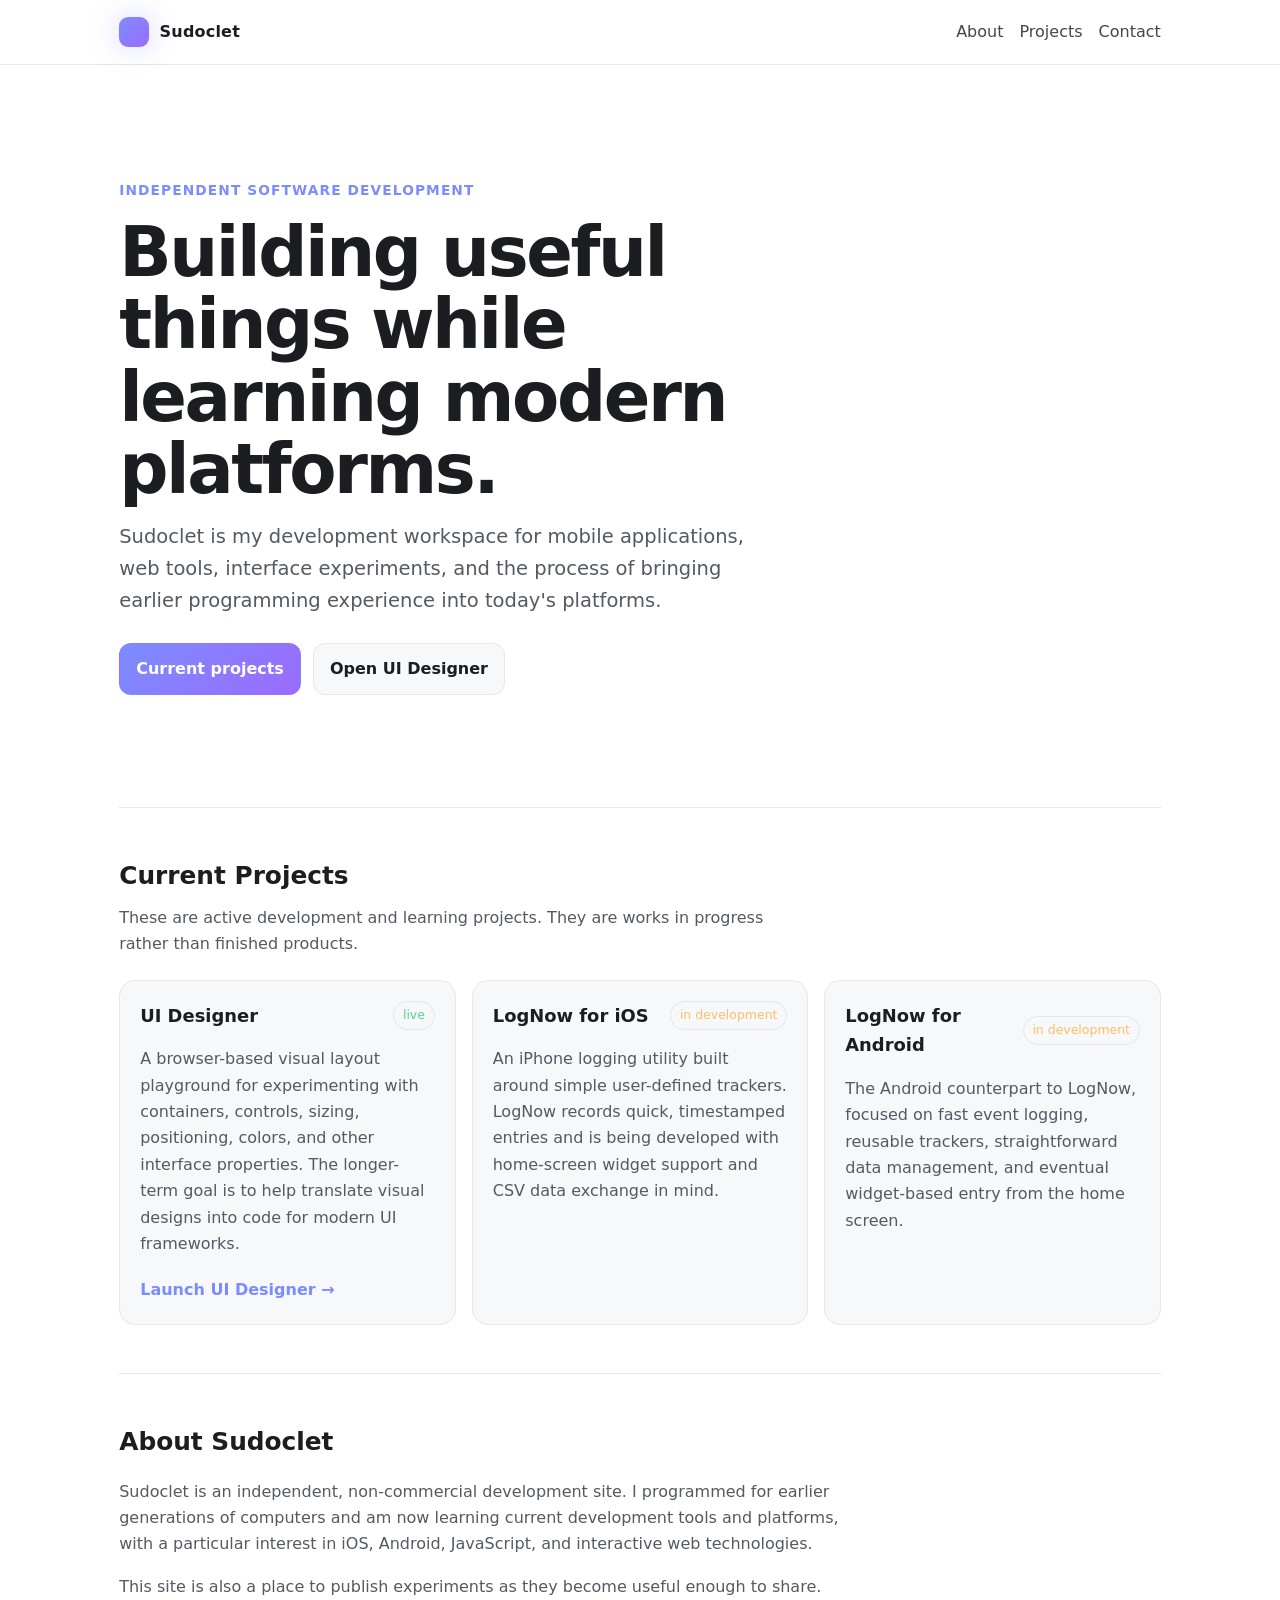
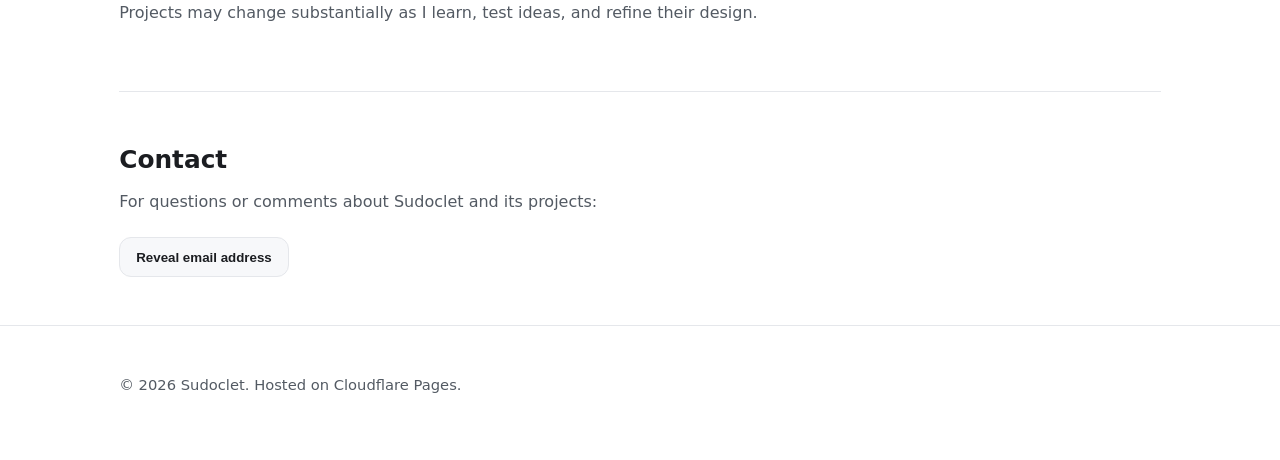
<file: index.html>
<!doctype html>
<html lang="en">
<head>
  <meta charset="utf-8" />
  <meta name="viewport" content="width=device-width, initial-scale=1" />
  <title>Sudoclet — Mobile Apps, Web Tools, and Experiments</title>
  <meta name="description" content="Sudoclet is an independent development site for mobile apps, web tools, interface experiments, and ongoing learning." />

  <meta property="og:title" content="Sudoclet — Mobile Apps, Web Tools, and Experiments" />
  <meta property="og:description" content="Independent development projects for iOS, Android, and the web." />
  <meta property="og:type" content="website" />
  <meta property="og:url" content="https://sudoclet.com/" />

  <style>
    :root {
      --bg: #0b0b0c;
      --fg: #f4f6f8;
      --muted: #b2b7be;
      --brand: #7c8cff;
      --brand-2: #9a6bff;
      --card: #141416;
      --border: #24262a;
      --ok: #55d68b;
      --work: #ffbd66;
      --maxw: 1080px;
    }

    @media (prefers-color-scheme: light) {
      :root {
        --bg: #ffffff;
        --fg: #1b1d21;
        --muted: #535a63;
        --card: #f7f8fa;
        --border: #e5e7eb;
      }
    }

    * { box-sizing: border-box; }
    html { scroll-behavior: smooth; }
    body {
      margin: 0;
      background: var(--bg);
      color: var(--fg);
      font: 16px/1.65 system-ui, -apple-system, "Segoe UI", Roboto, Helvetica, Arial, sans-serif;
      -webkit-font-smoothing: antialiased;
      text-rendering: optimizeLegibility;
    }

    a { color: var(--brand); text-decoration: none; }
    a:hover { text-decoration: underline; }
    .wrap { max-width: var(--maxw); margin: 0 auto; padding: 0 1.2rem; }

    header {
      position: sticky;
      top: 0;
      z-index: 50;
      backdrop-filter: blur(10px);
      background: color-mix(in oklab, var(--bg) 82%, transparent);
      border-bottom: 1px solid var(--border);
    }

    .nav {
      min-height: 64px;
      display: flex;
      align-items: center;
      justify-content: space-between;
      gap: 1rem;
    }

    .brand {
      display: flex;
      align-items: center;
      gap: .65rem;
      color: var(--fg);
      font-weight: 750;
      letter-spacing: .2px;
    }

    .brand:hover { text-decoration: none; }

    .logo {
      width: 30px;
      height: 30px;
      border-radius: 9px;
      background: linear-gradient(135deg, var(--brand), var(--brand-2));
      box-shadow: 0 0 28px color-mix(in oklab, var(--brand) 35%, transparent);
    }

    nav { display: flex; flex-wrap: wrap; justify-content: flex-end; gap: 1rem; }
    nav a { color: var(--fg); opacity: .82; }
    nav a:hover { opacity: 1; text-decoration: none; }

    .hero { padding: clamp(4rem, 9vw, 7rem) 0; border: 0; }
    .eyebrow {
      display: inline-block;
      margin-bottom: .9rem;
      color: var(--brand);
      font-size: .86rem;
      font-weight: 750;
      letter-spacing: .08em;
      text-transform: uppercase;
    }

    .hero h1 {
      max-width: 760px;
      margin: 0 0 1rem;
      font-size: clamp(2.2rem, 6vw, 4.3rem);
      line-height: 1.05;
      letter-spacing: -.035em;
    }

    .hero p {
      max-width: 670px;
      margin: 0 0 1.6rem;
      color: var(--muted);
      font-size: clamp(1.05rem, 2vw, 1.22rem);
    }

    .cta { display: flex; gap: .75rem; flex-wrap: wrap; }

    .btn {
      display: inline-flex;
      align-items: center;
      padding: .72rem 1rem;
      border: 1px solid var(--border);
      border-radius: 12px;
      background: var(--card);
      color: var(--fg);
      font-weight: 650;
    }

    .btn.primary {
      border-color: transparent;
      background: linear-gradient(135deg, var(--brand), var(--brand-2));
      color: #fff;
    }

    .btn:hover { text-decoration: none; transform: translateY(-1px); }

    section { padding: 3rem 0; border-top: 1px solid var(--border); }
    h2 { margin: 0 0 .5rem; font-size: 1.55rem; }
    .section-intro { margin: 0 0 1.4rem; color: var(--muted); max-width: 68ch; }

    .grid {
      display: grid;
      grid-template-columns: repeat(12, minmax(0, 1fr));
      gap: 1rem;
    }

    .card {
      grid-column: span 12;
      padding: 1.25rem;
      border: 1px solid var(--border);
      border-radius: 16px;
      background: var(--card);
    }

    .card h3 { margin: 0; font-size: 1.12rem; }
    .card p { color: var(--muted); }
    .card p:last-child { margin-bottom: 0; }

    .card-head {
      display: flex;
      align-items: center;
      justify-content: space-between;
      gap: .75rem;
    }

    .status {
      flex: 0 0 auto;
      padding: .2rem .55rem;
      border: 1px solid var(--border);
      border-radius: 999px;
      color: var(--muted);
      font-size: .78rem;
    }

    .status.active { color: var(--work); }
    .status.live { color: var(--ok); }

    .project-link {
      display: inline-flex;
      align-items: center;
      gap: .35rem;
      margin-top: .25rem;
      font-weight: 650;
    }

    .about-copy { max-width: 72ch; color: var(--muted); }

    footer {
      padding: 2rem 0 3rem;
      border-top: 1px solid var(--border);
      color: var(--muted);
      font-size: .92rem;
    }

    :is(a, button):focus-visible { outline: 2px solid var(--brand); outline-offset: 3px; }

    @media (min-width: 760px) {
      .card.third { grid-column: span 4; }
      .card.half { grid-column: span 6; }
    }

    @media (max-width: 620px) {
      .nav { align-items: flex-start; padding: .9rem 0; }
      nav { gap: .7rem; font-size: .92rem; }
      nav a:first-child { display: none; }
    }
  </style>
</head>

<body>
  <header>
    <div class="wrap nav">
      <a class="brand" href="/" aria-label="Sudoclet home">
        <span class="logo" aria-hidden="true"></span>
        <span>Sudoclet</span>
      </a>
      <nav aria-label="Main navigation">
        <a href="#about">About</a>
        <a href="#projects">Projects</a>
        <a href="#contact">Contact</a>
      </nav>
    </div>
  </header>

  <main class="wrap">
    <section class="hero">
      <span class="eyebrow">Independent software development</span>
      <h1>Building useful things while learning modern platforms.</h1>
      <p>
        Sudoclet is my development workspace for mobile applications, web tools, interface experiments,
        and the process of bringing earlier programming experience into today's platforms.
      </p>
      <div class="cta">
        <a class="btn primary" href="#projects">Current projects</a>
        <a class="btn" href="/ui-designer/">Open UI Designer</a>
      </div>
    </section>

    <section id="projects" aria-labelledby="projects-heading">
      <h2 id="projects-heading">Current Projects</h2>
      <p class="section-intro">
        These are active development and learning projects. They are works in progress rather than finished products.
      </p>

      <div class="grid">
        <article class="card third">
          <div class="card-head">
            <h3>UI Designer</h3>
            <span class="status live">live</span>
          </div>
          <p>
            A browser-based visual layout playground for experimenting with containers, controls, sizing,
            positioning, colors, and other interface properties. The longer-term goal is to help translate
            visual designs into code for modern UI frameworks.
          </p>
          <a class="project-link" href="/ui-designer/">Launch UI Designer →</a>
        </article>

        <article class="card third">
          <div class="card-head">
            <h3>LogNow for iOS</h3>
            <span class="status active">in development</span>
          </div>
          <p>
            An iPhone logging utility built around simple user-defined trackers. LogNow records quick,
            timestamped entries and is being developed with home-screen widget support and CSV data exchange in mind.
          </p>
        </article>

        <article class="card third">
          <div class="card-head">
            <h3>LogNow for Android</h3>
            <span class="status active">in development</span>
          </div>
          <p>
            The Android counterpart to LogNow, focused on fast event logging, reusable trackers,
            straightforward data management, and eventual widget-based entry from the home screen.
          </p>
        </article>
      </div>
    </section>

    <section id="about" aria-labelledby="about-heading">
      <h2 id="about-heading">About Sudoclet</h2>
      <div class="about-copy">
        <p>
          Sudoclet is an independent, non-commercial development site. I programmed for earlier generations
          of computers and am now learning current development tools and platforms, with a particular interest
          in iOS, Android, JavaScript, and interactive web technologies.
        </p>
        <p>
          This site is also a place to publish experiments as they become useful enough to share. Projects may
          change substantially as I learn, test ideas, and refine their design.
        </p>
      </div>
    </section>

    <section id="contact" aria-labelledby="contact-heading">
      <h2 id="contact-heading">Contact</h2>
      <p class="section-intro">For questions or comments about Sudoclet and its projects:</p>
      <div class="cta">
        <button class="btn" id="reveal-email" type="button">Reveal email address</button>
        <span id="email" aria-live="polite"></span>
      </div>
    </section>
  </main>

  <footer>
    <div class="wrap">
      <p>© <span id="year"></span> Sudoclet. Hosted on Cloudflare Pages.</p>
    </div>
  </footer>

  <script>
    document.getElementById('year').textContent = new Date().getFullYear();

    document.getElementById('reveal-email').addEventListener('click', () => {
      const user = 'contact';
      const domain = 'sudoclet.com';
      const address = user + '@' + domain;
      document.getElementById('email').innerHTML =
        '<a class="btn" href="mailto:' + address + '">' + address + '</a>';
      document.getElementById('reveal-email').hidden = true;
    });
  </script>
</body>
</html>
</file>
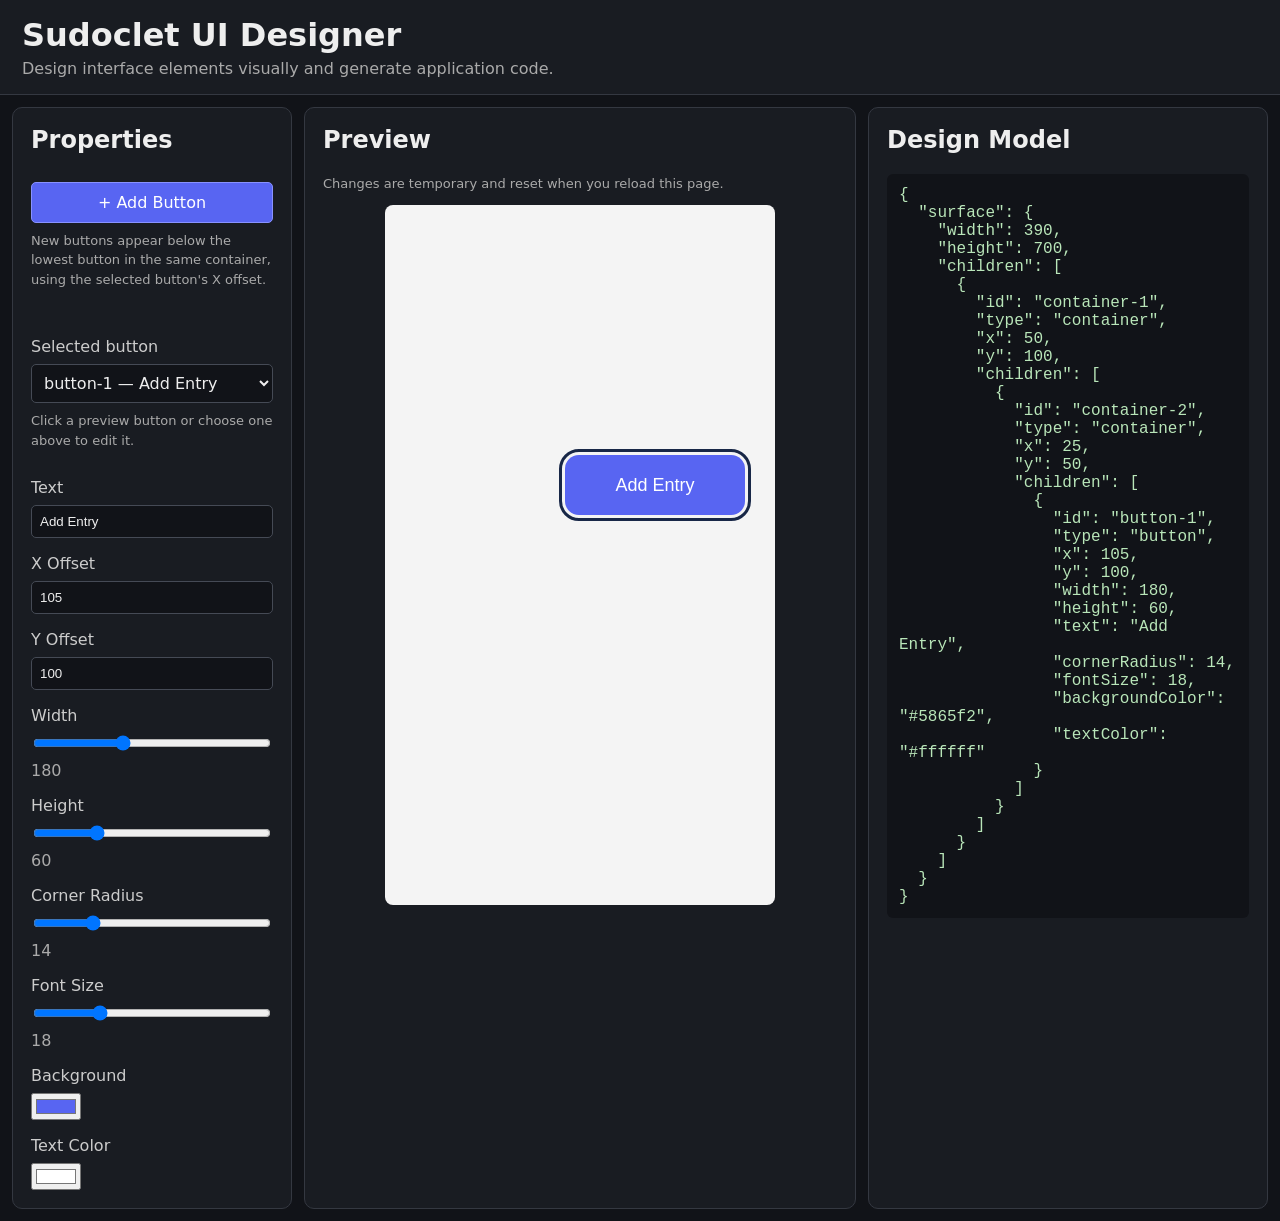
<file: ui-designer/index.html>
<!DOCTYPE html>
<html lang="en">
<head>
    <meta charset="UTF-8">

    <!-- Make the page behave properly on different display sizes. -->
    <meta name="viewport" content="width=device-width, initial-scale=1.0">

    <title>Sudoclet UI Designer</title>

    <!-- UI Designer stylesheet. -->
    <link rel="stylesheet" href="designer.css">
</head>

<body>

    <header class="app-header">
        <h1>Sudoclet UI Designer</h1>
        <p>Design interface elements visually and generate application code.</p>
    </header>

    <main class="workspace">

        <!--
            LEFT PANEL

            These controls edit the button selected in the preview or list.
        -->
        <section class="panel controls-panel">

            <h2>Properties</h2>

            <button id="addButton" class="add-button" type="button">+ Add Button</button>
            <p class="editor-hint">New buttons appear below the lowest button in the same container, using the selected button's X offset.</p>
            <p id="placementMessage" class="editor-hint" role="status" aria-live="polite"></p>
            <label for="buttonSelector">Selected button</label>
            <select id="buttonSelector"></select>
            <p class="editor-hint">Click a preview button or choose one above to edit it.</p>

            <label for="buttonText">Text</label>
            <input
                id="buttonText"
                type="text"
                value="Add Entry"
            >

            <label for="buttonX">X Offset</label>
            <input
                id="buttonX"
                type="number"
                value="105"
            >

            <label for="buttonY">Y Offset</label>
            <input
                id="buttonY"
                type="number"
                value="100"
            >

            <label for="buttonWidth">Width</label>
            <input
                id="buttonWidth"
                type="range"
                min="80"
                max="350"
                value="180"
            >
            <output id="buttonWidthValue">180</output>

            <label for="buttonHeight">Height</label>
            <input
                id="buttonHeight"
                type="range"
                min="30"
                max="150"
                value="60"
            >
            <output id="buttonHeightValue">60</output>

            <label for="cornerRadius">Corner Radius</label>
            <input
                id="cornerRadius"
                type="range"
                min="0"
                max="60"
                value="14"
            >
            <output id="cornerRadiusValue">14</output>

            <label for="fontSize">Font Size</label>
            <input
                id="fontSize"
                type="range"
                min="10"
                max="40"
                value="18"
            >
            <output id="fontSizeValue">18</output>

            <label for="backgroundColor">Background</label>
            <input
                id="backgroundColor"
                type="color"
                value="#5865f2"
            >

            <label for="textColor">Text Color</label>
            <input
                id="textColor"
                type="color"
                value="#ffffff"
            >

        </section>


        <!--
            CENTER PANEL

            previewSurface represents the finite screen/window being designed.

            JavaScript will dynamically create all of the visible elements
            inside this surface from our design model.
        -->
        <section class="panel preview-panel">

            <h2>Preview</h2>
            <p class="editor-hint">Changes are temporary and reset when you reload this page.</p>

            <div id="previewSurface" class="preview-surface">
                <!--
                    No button is hard-coded here anymore.

                    JavaScript creates the buttons and other elements from
                    the design model.
                -->
            </div>

        </section>


        <!--
            RIGHT PANEL

            This displays the actual JavaScript design model as JSON so we
            can see what is happening internally while developing the editor.
        -->
        <section class="panel code-panel">

            <h2>Design Model</h2>

            <pre id="designModel"></pre>

        </section>

    </main>

    <!-- UI Designer application code. -->
    <script src="designer.js"></script>

</body>
</html>
</file>
<file: ui-designer/designer.css>
/*
    Sudoclet UI Designer
    Version 0.3

    The preview now behaves as a two-dimensional drawing surface.
*/


/* Make width/height calculations predictable. */
* {
    box-sizing: border-box;
}


body {
    margin: 0;

    background: #111318;
    color: #eeeeee;

    font-family:
        system-ui,
        -apple-system,
        BlinkMacSystemFont,
        "Segoe UI",
        sans-serif;
}


/* ---------------------------------------------------------
   APPLICATION HEADER
   --------------------------------------------------------- */

.app-header {
    padding: 16px 22px;

    background: #191c22;

    border-bottom: 1px solid #343841;
}

.app-header h1 {
    margin: 0;
}

.app-header p {
    margin: 5px 0 0;

    color: #aaaaaa;
}


/* ---------------------------------------------------------
   MAIN WORKSPACE
   --------------------------------------------------------- */

.workspace {
    display: grid;

    grid-template-columns:
        minmax(230px, 280px)
        minmax(400px, 1fr)
        minmax(300px, 400px);

    gap: 12px;

    padding: 12px;

    min-height: calc(100vh - 85px);
}


.panel {
    padding: 18px;

    background: #191c22;

    border: 1px solid #343841;
    border-radius: 10px;
}


.panel h2 {
    margin-top: 0;
}


/* ---------------------------------------------------------
   PROPERTY CONTROLS
   --------------------------------------------------------- */

.controls-panel {
    display: flex;
    flex-direction: column;
    gap: 8px;
}


.controls-panel label {
    margin-top: 8px;

    color: #cccccc;
}


.controls-panel input[type="text"],
.controls-panel input[type="number"] {
    padding: 8px;

    background: #111318;
    color: #eeeeee;

    border: 1px solid #454a55;
    border-radius: 5px;
}


.controls-panel output {
    color: #aaaaaa;
}


/* ---------------------------------------------------------
   PREVIEW PANEL
   --------------------------------------------------------- */

.preview-panel {
    overflow: auto;
}


/*
    This is the ROOT SURFACE.

    Unlike our containers, the surface has a width and height.

    position: relative
        Establishes the coordinate system used by absolutely positioned
        elements inside the surface.

    overflow: hidden
        Causes the browser to clip anything extending beyond the surface.
*/
.preview-surface {
    position: relative;

    width: 390px;
    height: 700px;

    margin: 0 auto;

    background: #f4f4f4;

    border-radius: 8px;

    overflow: hidden;
}


/*
    Every visible UI object generated by the designer uses absolute
    positioning.

    JavaScript supplies the actual left/top coordinates.
*/
.designer-element {
    position: absolute;
}


/*
    Basic appearance for button elements.

    Size, position, colors, font size, etc. will be supplied by the
    JavaScript design model.
*/
.designer-button {
    border: none;

    cursor: default;
}


/* ---------------------------------------------------------
   DESIGN MODEL DISPLAY
   --------------------------------------------------------- */

#designModel {
    margin: 0;

    padding: 12px;

    background: #111318;
    color: #b9e6b9;

    border-radius: 6px;

    font-family:
        Consolas,
        "Courier New",
        monospace;

    white-space: pre-wrap;
    overflow-wrap: anywhere;
}


/* ---------------------------------------------------------
   SMALLER WINDOWS
   --------------------------------------------------------- */

@media (max-width: 950px) {

    .workspace {
        grid-template-columns: 1fr;
    }

}
/* Button creation and selection are editor controls, outside the design model. */
.add-button {
    padding: 10px 14px;
    border: 1px solid #8892ff;
    border-radius: 5px;
    background: #5865f2;
    color: #ffffff;
    font: inherit;
    cursor: pointer;
}

.controls-panel select {
    width: 100%;
    min-width: 0;
    padding: 8px;
    border: 1px solid #454a55;
    border-radius: 5px;
    background: #111318;
    color: #eeeeee;
    font: inherit;
}

.editor-hint {
    margin: 0 0 12px;
    color: #aaaaaa;
    font-size: 13px;
    line-height: 1.5;
}

.designer-button {
    cursor: pointer;
}

.designer-button.is-selected {
    outline: 3px solid #182747;
    outline-offset: 3px;
}

.add-button:focus-visible,
.controls-panel select:focus-visible,
.designer-button:focus-visible {
    outline: 3px solid #ec9706;
    outline-offset: 3px;
}
</file>
